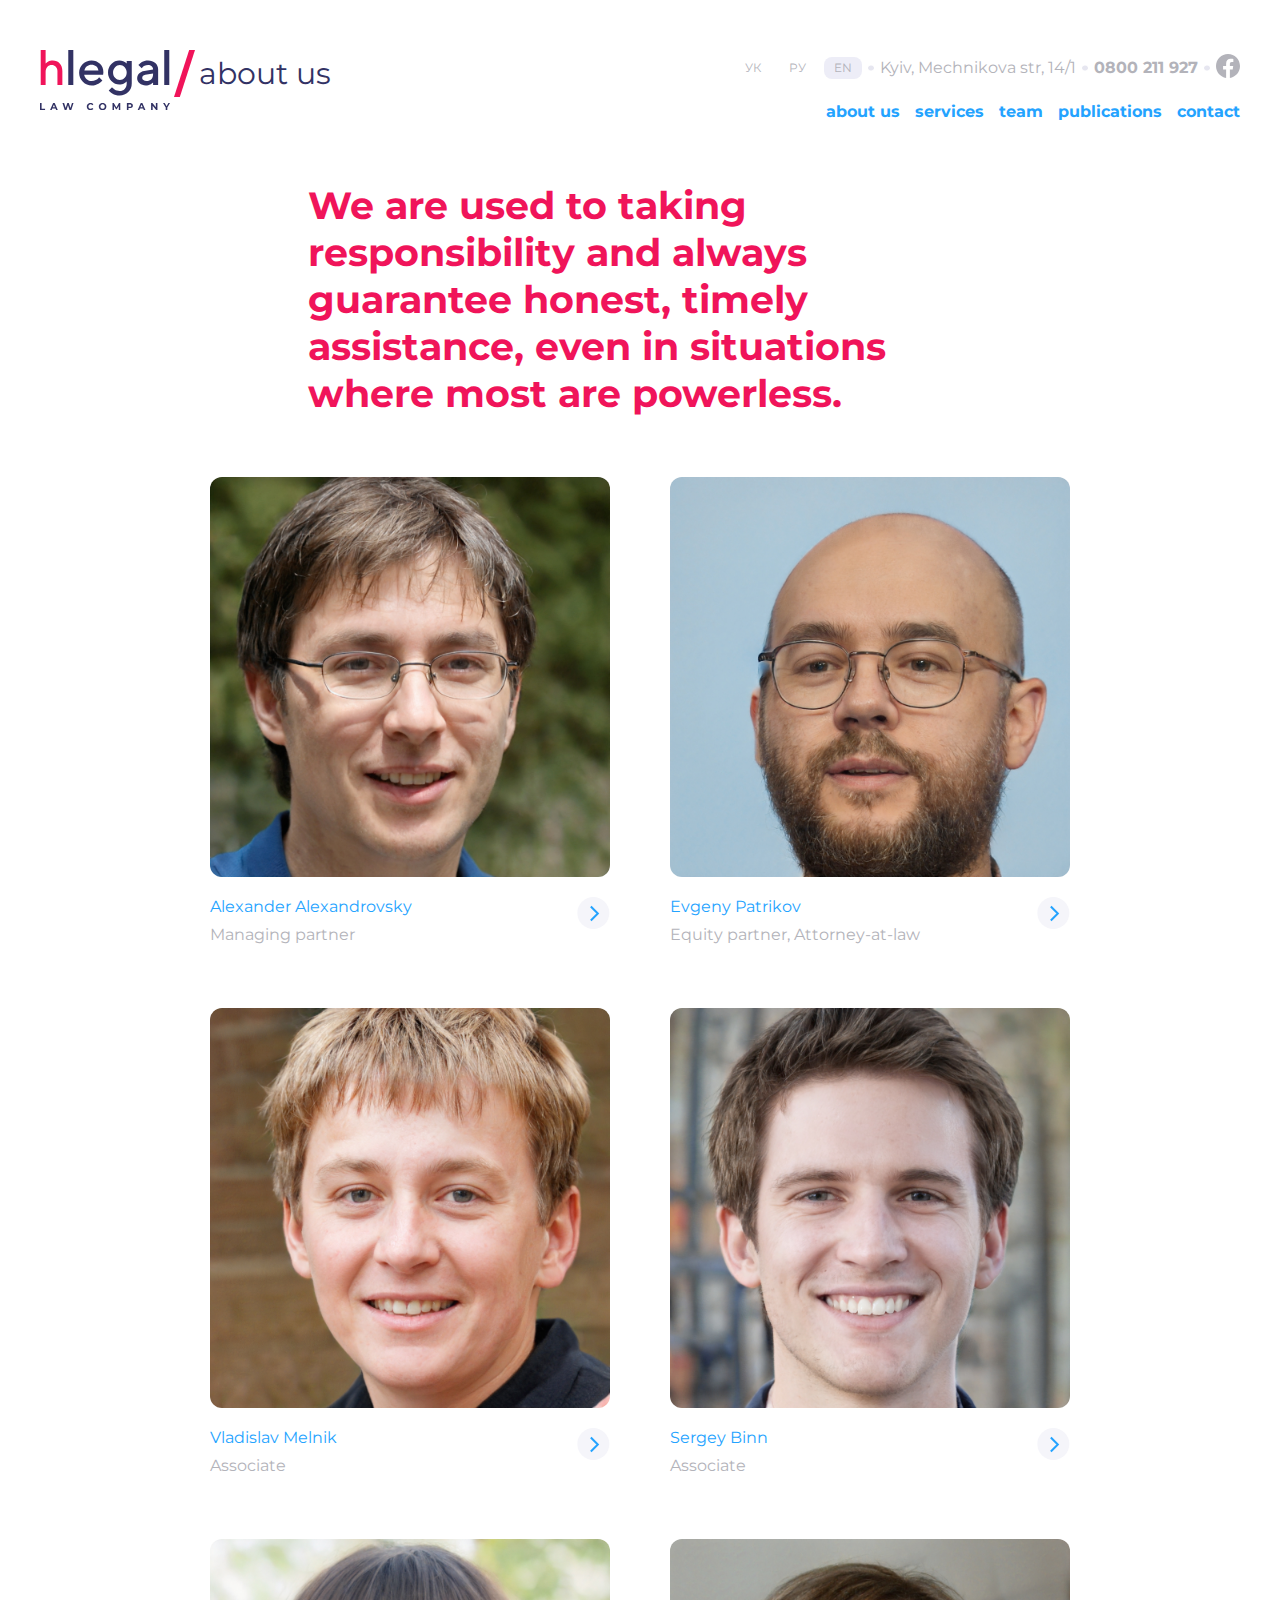
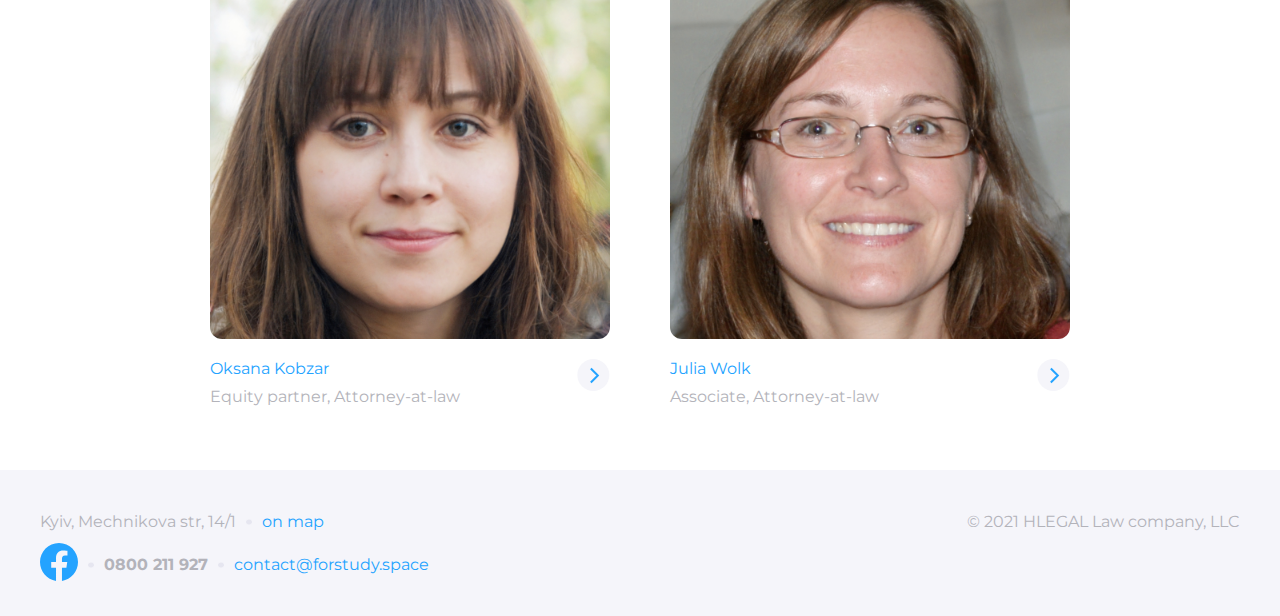
<file: index.html>
<!DOCTYPE html>
<html lang="en">

<head>
    <meta charset="UTF-8">
    <meta name="viewport" content="width=device-width, initial-scale=1.0">

    <link rel="stylesheet" href="css/reboot.css">
    <link rel="stylesheet" href="fonts/fonts.css">
    <link rel="stylesheet" href="css/style.min.css">
    <title>Homework_17</title>
</head>

<body>
    <header class="header">
        <div class="container">
            <div class="header_wrapper">
                <div class="header_wrapper_logo footer_flex">
                    <div class="header_wrapper_logo  ">
                        <a href="#" class="logo_box">
                            <img src="image/header_footer/logo.svg" alt="logo" class="logo">
                            <img src="image/header_footer/law_company.svg" alt="law_company" class="company_name">
                        </a>

                        <img src="image/header_footer/Slash.svg" alt="Slash" class="header_slash">
                        <a class="page_name">about us</a>
                    </div>
                    <div class="hamburger">
                        <svg width="32" height="32" viewBox="0 0 32 32" fill="none" xmlns="http://www.w3.org/2000/svg">
                            <path d="M7 10H25" stroke="#323264" stroke-width="2" />
                            <path d="M7 16H25" stroke="#323264" stroke-width="2" />
                            <path d="M7 22H25" stroke="#323264" stroke-width="2" />
                        </svg>
                    </div>
                </div>
                <div class="header_wrapper_contacts">
                    <form class="header_lang">
                        <label><input name="lang_item" type="radio" value="ua">
                            <span class="lang_switcher_item">УК</span></label>
                        <label><input name="lang_item" type="radio" value="ru">
                            <span class="lang_switcher_item">РУ</span></label>
                        <label><input name="lang_item" type="radio" value="en" checked>
                            <span class="lang_switcher_item">EN</span></label>
                    </form>
                    <img src="image/header_footer/Dot separator.png" alt="dot" class="dot">
                    <a href="https://www.google.com/maps/place/%D0%B2%D1%83%D0%BB%D0%B8%D1%86%D1%8F+%D0%9C%D0%B5%D1%87%D0%BD%D0%B8%D0%BA%D0%BE%D0%B2%D0%B0,+14%2F1,+%D0%9A%D0%B8%D1%97%D0%B2,+02000/@50.4216049,30.5485563,13.28z/data=!4m21!1m14!4m13!1m6!1m2!1s0x40d4cf07295b8e39:0x17b2112e2dc0e7a!2z0LLRg9C70LjRhtGPINCc0LXRh9C90LjQutC-0LLQsCwgMTQvMSwg0JrQuNGX0LIsIDAyMDAw!2m2!1d30.532705!2d50.436795!1m5!1m1!2s49.837230,+24.035886!2m2!1d24.035886!2d49.83723!3m5!1s0x40d4cf07295b8e39:0x17b2112e2dc0e7a!8m2!3d50.436795!4d30.532705!16s%2Fg%2F11c5mrd800?hl=uk-UK&entry=ttu"
                        class="header_str" target="_blank">Kyiv, Mechnikova str, 14/1</a>
                    <img src="image/header_footer/Dot separator.png" alt="dot" class="dot">
                    <a href="tel:0800211927" class="header_tel">0800 211 927</a>
                    <img src="image/header_footer/Dot separator.png" alt="dot" class="dot">
                    <a href="https://uk-ua.facebook.com/" class="facebook_header">
                        <svg width="24" height="24" viewBox="0 0 24 24" fill="none" xmlns="http://www.w3.org/2000/svg">
                            <g clip-path="url(#clip0_22721_6686)">
                                <path
                                    d="M24 12.0733C24 5.40541 18.6274 0 12 0C5.37258 0 0 5.40541 0 12.0733C0 18.0995 4.38823 23.0943 10.125 24V15.5633H7.07813V12.0733H10.125V9.41343C10.125 6.38755 11.9165 4.71615 14.6576 4.71615C15.9705 4.71615 17.3438 4.95195 17.3438 4.95195V7.92313H15.8306C14.3399 7.92313 13.875 8.85379 13.875 9.80857V12.0733H17.2031L16.6711 15.5633H13.875V24C19.6118 23.0943 24 18.0995 24 12.0733Z"
                                    fill="#B3B3BA" />
                            </g>
                            <defs>
                                <clipPath id="clip0_22721_6686">
                                    <rect width="24" height="24" fill="white" />
                                </clipPath>
                            </defs>
                        </svg>
                    </a>
                </div>

                <nav class="header_wrapper_nav">
                    <a href="#" class="nav_item">about us</a>
                    <a href="#" class="nav_item">services</a>
                    <a href="#" class="nav_item">team</a>
                    <a href="#" class="nav_item">publications</a>
                    <a href="#" class="nav_item">contact</a>
                </nav>
            </div>
        </div>
    </header>
    <section class="team">
        <div class="container">
            <h2 class="team_title">We are used to taking responsibility and always guarantee honest, timely assistance,
                even in situations where most are powerless.</h2>
            <div class="team_wrapper">
                <div class="team_card">
                    <a href="#"><img src="image/team/Team-1.jpg" alt="Alexandr" class="team_card_img"></a>
                    <div class="team_card_text_wrapper">
                        <div>
                            <a href="#" class="team_card_text_wrapper_name">Alexander Alexandrovsky</a>
                            <p class="team_card_text_wrapper_descr">Managing partner</p>
                        </div>
                        <div class="team_card_button">
                            <a href="#">
                                <svg width="33" height="32" viewBox="0 0 33 32" fill="none"
                                    xmlns="http://www.w3.org/2000/svg" class="card_arrow">
                                    <circle cx="16.3333" cy="16" r="16" fill="#F5F5FA" />
                                    <path d="M13.8333 23.5L20.8333 16.5L13.8333 9.5" stroke="#24A3FF"
                                        stroke-width="2" />
                                </svg>
                            </a>
                        </div>
                    </div>

                </div>
                <div class="team_card">
                    <a href="#"><img src="image/team/Team-2.jpg" alt="Alexandr" class="team_card_img"></a>
                    <div class="team_card_text_wrapper">
                        <div>
                            <a href="#" class="team_card_text_wrapper_name">Evgeny Patrikov</a>
                            <p class="team_card_text_wrapper_descr">Equity partner, Attorney-at-law</p>
                        </div>
                        <div class="team_card_button">
                            <a href="#">
                                <svg width="33" height="32" viewBox="0 0 33 32" fill="none"
                                    xmlns="http://www.w3.org/2000/svg" class="card_arrow">
                                    <circle cx="16.3333" cy="16" r="16" fill="#F5F5FA" />
                                    <path d="M13.8333 23.5L20.8333 16.5L13.8333 9.5" stroke="#24A3FF"
                                        stroke-width="2" />
                                </svg>
                            </a>
                        </div>
                    </div>

                </div>
                <div class="team_card">
                    <a href="#"><img src="image/team/Team-3.jpg" alt="Alexandr" class="team_card_img"></a>
                    <div class="team_card_text_wrapper">
                        <div>
                            <a href="#" class="team_card_text_wrapper_name">Vladislav Melnik</a>
                            <p class="team_card_text_wrapper_descr">Associate</p>
                        </div>
                        <div class="team_card_button">
                            <a href="#">
                                <svg width="33" height="32" viewBox="0 0 33 32" fill="none"
                                    xmlns="http://www.w3.org/2000/svg" class="card_arrow">
                                    <circle cx="16.3333" cy="16" r="16" fill="#F5F5FA" />
                                    <path d="M13.8333 23.5L20.8333 16.5L13.8333 9.5" stroke="#24A3FF"
                                        stroke-width="2" />
                                </svg>
                            </a>
                        </div>
                    </div>

                </div>
                <div class="team_card">
                    <a href="#"><img src="image/team/Team-4.jpg" alt="Alexandr" class="team_card_img"></a>
                    <div class="team_card_text_wrapper">
                        <div>
                            <a href="#" class="team_card_text_wrapper_name">Sergey Binn</a>
                            <p class="team_card_text_wrapper_descr">Associate</p>
                        </div>
                        <div class="team_card_button">
                            <a href="#">
                                <svg width="33" height="32" viewBox="0 0 33 32" fill="none"
                                    xmlns="http://www.w3.org/2000/svg" class="card_arrow">
                                    <circle cx="16.3333" cy="16" r="16" fill="#F5F5FA" />
                                    <path d="M13.8333 23.5L20.8333 16.5L13.8333 9.5" stroke="#24A3FF"
                                        stroke-width="2" />
                                </svg>
                            </a>
                        </div>
                    </div>

                </div>
                <div class="team_card">
                    <a href="#"><img src="image/team/Team-5.jpg" alt="Alexandr" class="team_card_img"></a>
                    <div class="team_card_text_wrapper">
                        <div>
                            <a href="#" class="team_card_text_wrapper_name">Oksana Kobzar</a>
                            <p class="team_card_text_wrapper_descr">Equity partner, Attorney-at-law</p>
                        </div>
                        <div class="team_card_button">
                            <a href="#">
                                <svg width="33" height="32" viewBox="0 0 33 32" fill="none"
                                    xmlns="http://www.w3.org/2000/svg" class="card_arrow">
                                    <circle cx="16.3333" cy="16" r="16" fill="#F5F5FA" />
                                    <path d="M13.8333 23.5L20.8333 16.5L13.8333 9.5" stroke="#24A3FF"
                                        stroke-width="2" />
                                </svg>
                            </a>
                        </div>
                    </div>

                </div>
                <div class="team_card">
                    <a href="#"><img src="image/team/Team-6.jpg" alt="Alexandr" class="team_card_img"></a>
                    <div class="team_card_text_wrapper">
                        <div>
                            <a href="#" class="team_card_text_wrapper_name">Julia Wolk</a>
                            <p class="team_card_text_wrapper_descr">Associate, Attorney-at-law</p>
                        </div>
                        <div class="team_card_button">
                            <a href="#">
                                <svg width="33" height="32" viewBox="0 0 33 32" fill="none"
                                    xmlns="http://www.w3.org/2000/svg" class="card_arrow">
                                    <circle cx="16.3333" cy="16" r="16" fill="#F5F5FA" />
                                    <path d="M13.8333 23.5L20.8333 16.5L13.8333 9.5" stroke="#24A3FF"
                                        stroke-width="2" />
                                </svg>
                            </a>
                        </div>
                    </div>

                </div>



            </div>

        </div>
        </div>
    </section>
    <footer class="footer">
        <div class="container">
            <footer class="footer_wrapper">
                <div class="footer_wrapper_map">
                    <a href="#" class="header_str" target="_blank">Kyiv, Mechnikova str, 14/1</a>
                    <img src="image/header_footer/Dot separator.png" alt="dot" class="dot">
                    <a href="https://www.google.com/maps/place/%D0%B2%D1%83%D0%BB%D0%B8%D1%86%D1%8F+%D0%9C%D0%B5%D1%87%D0%BD%D0%B8%D0%BA%D0%BE%D0%B2%D0%B0,+14%2F1,+%D0%9A%D0%B8%D1%97%D0%B2,+02000/@50.4216049,30.5485563,13.28z/data=!4m21!1m14!4m13!1m6!1m2!1s0x40d4cf07295b8e39:0x17b2112e2dc0e7a!2z0LLRg9C70LjRhtGPINCc0LXRh9C90LjQutC-0LLQsCwgMTQvMSwg0JrQuNGX0LIsIDAyMDAw!2m2!1d30.532705!2d50.436795!1m5!1m1!2s49.837230,+24.035886!2m2!1d24.035886!2d49.83723!3m5!1s0x40d4cf07295b8e39:0x17b2112e2dc0e7a!8m2!3d50.436795!4d30.532705!16s%2Fg%2F11c5mrd800?hl=uk-UK&entry=ttu"
                        class="on_map">on map</a>

                </div>
                <div class="footer_wrapper_tel">
                    <a href="https://uk-ua.facebook.com/" class="facebook_header">
                        <svg width="38" height="38" viewBox="0 0 38 38" fill="none" xmlns="http://www.w3.org/2000/svg">
                            <g clip-path="url(#clip0_22721_6812)">
                                <path
                                    d="M38 19.1161C38 8.55857 29.4934 0 19 0C8.50658 0 0 8.55857 0 19.1161C0 28.6575 6.94803 36.5659 16.0312 38V24.6419H11.207V19.1161H16.0312V14.9046C16.0312 10.1136 18.8678 7.46723 23.2078 7.46723C25.2866 7.46723 27.4609 7.84059 27.4609 7.84059V12.545H25.0651C22.7048 12.545 21.9688 14.0185 21.9688 15.5302V19.1161H27.2383L26.3959 24.6419H21.9688V38C31.052 36.5659 38 28.6575 38 19.1161Z"
                                    fill="#24A3FF" />
                            </g>
                            <defs>
                                <clipPath id="clip0_22721_6812">
                                    <rect width="38" height="38" fill="white" />
                                </clipPath>
                            </defs>
                        </svg>

                    </a>
                    <img src="image/header_footer/Dot separator.png" alt="dot" class="dot">
                    <a href="tel:0800211927" class="header_tel">0800 211 927</a>
                    <img src="image/header_footer/Dot separator.png" alt="dot" class="dot">
                    <a href="mailto:contact@forstudy.space" class="email">contact@forstudy.space</a>
                </div>
                <div class="footer_wrapper_cop">
                    <p class="rights header_str">© 2021 HLEGAL Law company, LLC</p>
                </div>
            </footer>
        </div>
    </footer>
</body>

</html>
</file>
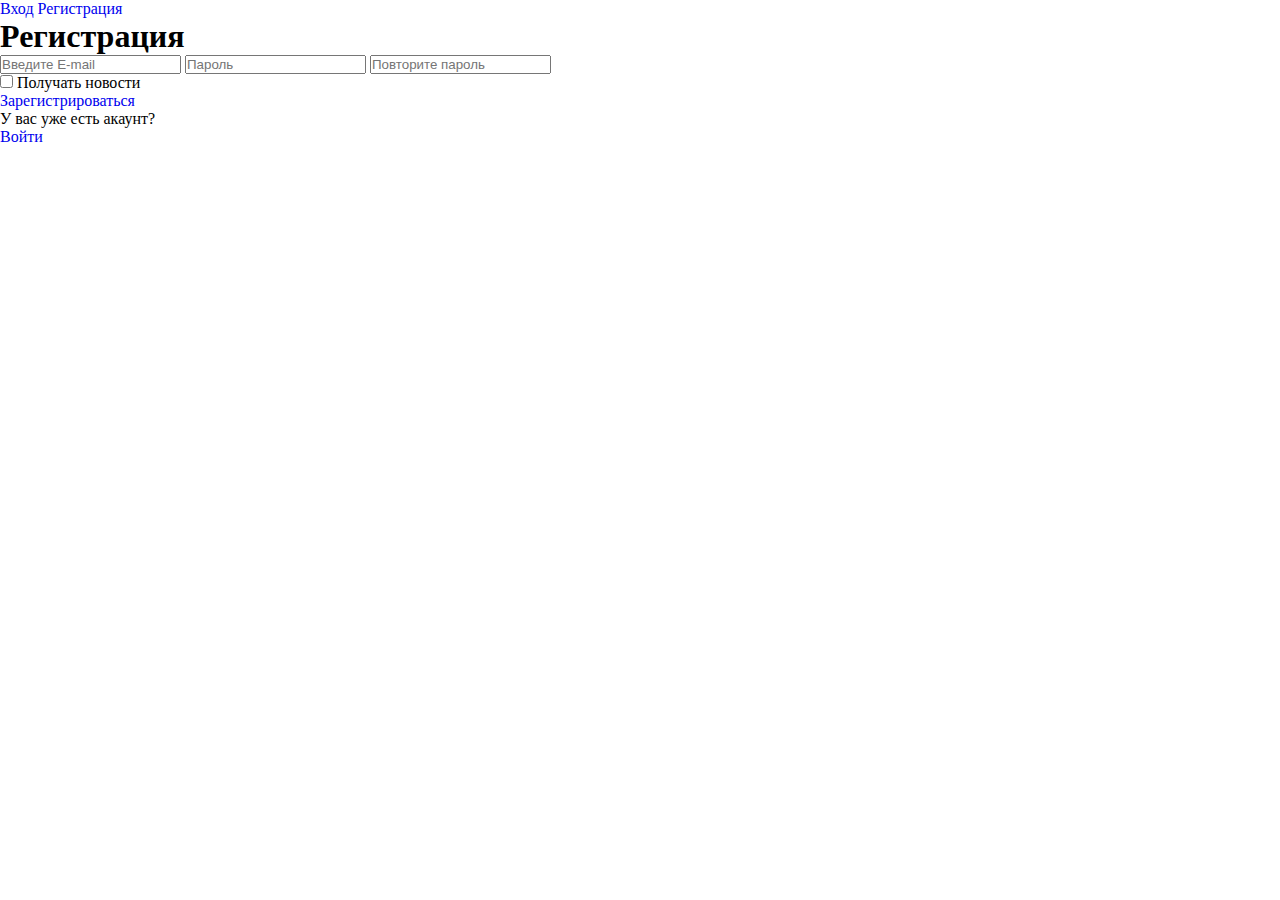
<file: registr.html>
<!DOCTYPE html>
<html lang="ru">

<head>
    <meta charset="UTF-8">
    <meta name="viewport" content="width=device-width, initial-scale=1.0">
    <link rel="stylesheet" href="fonts/stylesheet.css">
    <link rel="stylesheet" href="style/style.css">
    <title>Homework_13</title>
</head>

<body>
    <div class="container">
        <div class="form_wrapper">
            <div class="checkin_wrapper">
                <a href="index.html" class="checkin_links" id="bg-inherit">Вход</a>
                <a href="registr.html" class="checkin_links">Регистрация</a>
            </div>
            <h1 class="enter">Регистрация</h1>
            <form action="https://fom.in.ua/echo" class="main_login" method="post">
                <input type="email" placeholder="Введите E-mail" class="field" required>
                <input type="password" placeholder="Пароль" class="field" required>
                <input type="password" placeholder="Повторите пароль" class="field" required>
                <div class="second_lable">
                    <label class="checkbox_label center">
                        <input type="checkbox" required>
                        <span class="checkbox"></span>
                        Получать новости
                    </label>

                </div>

                <a href="#" class="btn">Зарегистрироваться</a>
                <div class="sub_reg">
                    <p>У вас уже есть акаунт?</p>
                    <a href="index.html" class="reg_link">Войти</a>
                </div>



            </form>
        </div>
    </div>

</body>

</html>
</file>
<file: css/reboot.css>
* {
  margin: 0;
  padding: 0;
  box-sizing: border-box;
}
a {
  text-decoration: none;
  color: #000;
}
</file>
<file: fonts/fonts.css>
@font-face {
  font-family: Montserrat-Bold;
  src: url(Montserrat-Bold.woff);
  src: url(Montserrat-Bold.woff2);
}

@font-face {
  font-family: Montserrat-Regular;
  src: url(Montserrat-Regular.woff);
  src: url(Montserrat-Regular.woff2);
}
</file>
<file: fonts/stylesheet.css>
@font-face {
    font-family: 'Roboto';
    src: url('Roboto-Regular.woff2') format('woff2'),
        url('Roboto-Regular.woff') format('woff');
    font-weight: normal;
    font-style: normal;
    font-display: swap;
}
</file>
<file: style/style.css>
* {
  margin: 0;
  padding: 0;
  box-sizing: border-box;
}
a {
  text-decoration: none;
}
li {
  list-style-type: none;
}
.relative {
  position: relative;
}
.nav {
  background-color: #333333;
  /* border-bottom: 8px solid #009eff; */
}
.nav_item {
  display: inline-block;
  color: #ffffff;
  padding: 20px;
  text-transform: uppercase;
  cursor: pointer;
}
.nav_item:hover {
  background-color: #009eff;
}
.dropdown {
  display: none;
  position: absolute;
  background-color: #009eff;
  z-index: 1;
  margin-top: 20px;
  left: 0px;
}
.dropdown_item {
  display: flex;
  justify-content: space-between;
  align-items: center;
  border: 2px solid #0084ef;
  padding: 20px;
  width: 210px;
}
.dropdown_item:last-child {
  border-top: none;
}
.nav_item:hover .dropdown {
  display: block;
}
.dropdown_item:hover {
  background-color: #00a9ff;
  position: relative;
}

.dropdown_item_wrapper {
  display: none;
  position: absolute;
  background-color: #009eff;
  left: 208px;
  top: -2px;
}
.dropdown_item:hover .dropdown_item_wrapper {
  display: block;
}
.plus {
  display: inline-block;
  position: relative;
  margin-left: 10px;
  width: 10px;
  height: 10px;
}
.plus::after {
  content: " ";
  position: absolute;
  display: block;
  background-color: #fff;
  height: 10px;
  width: 1px;
  margin-top: -5px;
  top: 50%;
  left: 5px;
  right: 5px;
  z-index: 9;
}
.plus::before {
  content: " ";
  position: absolute;
  display: block;
  background-color: #fff;
  width: 10px;
  height: 1px;
  margin-left: -5px;
  left: 52%;
  top: 50%;
  z-index: 9;
}
</file>
<file: css/style.min.css>
.header{padding-top:50px}.header_wrapper{display:grid;grid-template-rows:1fr 1fr;grid-template-columns:1fr 1fr}.header_wrapper_logo{grid-row-start:1;grid-row-end:3;display:-webkit-box;display:-ms-flexbox;display:flex;gap:4px}.header_wrapper_contacts{display:-webkit-box;display:-ms-flexbox;display:flex;-webkit-box-pack:end;-ms-flex-pack:end;justify-content:flex-end;-webkit-box-align:center;-ms-flex-align:center;align-items:center;gap:6px;grid-row-start:1;grid-row-end:2}.header_wrapper_nav{grid-row-start:2;grid-row-end:3;display:-webkit-box;display:-ms-flexbox;display:flex;-webkit-box-pack:end;-ms-flex-pack:end;justify-content:flex-end;gap:15px;margin-top:16px;font-family:Montserrat-Bold}.logo_box>img{display:block}.logo{width:130px;height:46.499px;margin-bottom:6.5px}.header_slash{width:21px;height:47px}.page_name{display:block;font-size:30px;color:#323264;font-family:Montserrat-Regular;cursor:pointer;height:-webkit-max-content;height:-moz-max-content;height:max-content;line-height:48px}.header_str{color:#b3b3ba}.nav_item{position:relative;font-family:Montserrat-Bold;-webkit-transition:all .35s ease;transition:all .35s ease}.nav_item::before{content:"";position:absolute;width:100%;height:2px;bottom:-3px;left:0;background-color:#f0145a;visibility:hidden;-webkit-transform:scaleX(0);transform:scaleX(0);-webkit-transition:all .3s ease-in-out 0s;transition:all .3s ease-in-out 0s}.nav_item:hover::before{visibility:visible;-webkit-transform:scaleX(1);transform:scaleX(1)}.header_tel{font-family:Montserrat-Bold;color:#b3b3ba}.facebook_header{display:block}.facebook_header:hover path{fill:#f0145a}.header_lang{gap:14px;position:relative;-webkit-box-align:center;-ms-flex-align:center;align-items:center}.header_lang input[type=radio]{opacity:0;width:0;height:0;-webkit-transform:translateX(27px);transform:translateX(27px)}.lang_switcher_item{display:inline-block;padding:10px;text-align:center;line-height:2px;color:#b3b3ba;cursor:pointer}.header_lang input[type=radio]:checked+.lang_switcher_item{background-color:#ededf7;color:#b3b3ba;border-radius:8px}.header_lang input[type=radio]:hover+.lang_switcher_item{background-color:#f0145a;border-radius:8px;color:#fff}.hamburger{display:none}.footer{background-color:#f5f5fa;padding:30px 0px}.footer_wrapper{display:grid;grid-template-rows:1fr 1fr;grid-template-columns:1fr 1fr}.footer_wrapper_map{grid-row-start:1;grid-row-end:2;display:-webkit-box;display:-ms-flexbox;display:flex;gap:10px;-webkit-box-align:center;-ms-flex-align:center;align-items:center}.footer_wrapper_tel{grid-row-start:2;grid-row-end:3;display:-webkit-box;display:-ms-flexbox;display:flex;-webkit-box-align:center;-ms-flex-align:center;align-items:center;gap:10px}.footer_wrapper_cop{grid-row-start:1;grid-row-end:2;display:-webkit-box;display:-ms-flexbox;display:flex;-webkit-box-pack:end;-ms-flex-pack:end;justify-content:flex-end;-webkit-box-align:center;-ms-flex-align:center;align-items:center}.team{padding:60px 0px 60px 0px}.team_title{font-size:38px;max-width:1360px;margin:0 auto;color:#f0145a}.team_wrapper{margin-top:60px;display:-webkit-box;display:-ms-flexbox;display:flex;gap:60px;-ms-flex-wrap:wrap;flex-wrap:wrap;-webkit-box-pack:center;-ms-flex-pack:center;justify-content:center}.team_card{max-width:493px}.team_card_img{width:100%;border-radius:12px}.team_card_img:hover .team_card_text_wrapper_name{color:#f0145a}.team_card_text_wrapper{margin-top:15px;display:-webkit-box;display:-ms-flexbox;display:flex;-webkit-box-pack:justify;-ms-flex-pack:justify;justify-content:space-between}.team_card_text_wrapper_descr{margin-top:5px;color:#b3b3ba}.team_card:hover .team_card_text_wrapper_name{color:#f0145a}.team_card:hover .card_arrow path{stroke:#f0145a}h1,h2,h3,h4{font-family:Montserrat-Bold;font-size:38px;font-style:normal;font-weight:700;line-height:normal}h2{font-size:30px}h3{font-size:22px}h4{font-size:14px}p{font-family:Montserrat-Regular;font-size:16px;font-style:normal;font-weight:400;line-height:26px}span{font-family:Montserrat-Regular;font-size:12px;font-style:normal;font-weight:400;line-height:26px}ul{font-family:Montserrat-Regular;font-size:18px;font-style:normal;font-weight:400;line-height:26px}ol{font-family:Montserrat-Regular;font-size:18px;font-style:normal;font-weight:400;line-height:26px}a{font-family:Montserrat-Regular;font-size:16px;font-style:normal;font-weight:400;line-height:20px;color:#24a3ff}a:hover{color:#f0145a}.dot{width:6px;height:6px}.container{max-width:1600px;margin:0 auto}@media(max-width: 1440px){.container{max-width:1320px}.team_title{max-width:1080px}.team_card{max-width:400px}}@media(max-width: 1320px){.container{max-width:1200px}.team_title{max-width:664px}.team_card{max-width:400px}}@media(max-width: 1024px){.container{max-width:904px}.team_title{max-width:664px}.team_card{max-width:261px}.header_wrapper{grid-template-columns:1fr 2fr}}@media(max-width: 768px){.container{max-width:648px}.team_title{max-width:648px}.team_card{max-width:294px}.header_wrapper{grid-template-columns:1fr;grid-template-rows:1fr 1fr 1fr;gap:30px}.header_wrapper_contacts{grid-row-start:1;grid-row-end:2;-webkit-box-pack:start;-ms-flex-pack:start;justify-content:flex-start}.header_wrapper_logo{grid-row-start:2;grid-row-end:3}.header_wrapper_nav{grid-row-start:3;grid-row-end:4;-webkit-box-pack:start;-ms-flex-pack:start;justify-content:flex-start}.footer_wrapper{grid-template-rows:1fr 1fr 1fr;grid-template-columns:1fr;gap:21px}.footer_wrapper_cop{grid-row-start:3;grid-row-end:4;-webkit-box-pack:start;-ms-flex-pack:start;justify-content:flex-start}}@media(max-width: 375px){.header .container{margin:0px}.dot{display:none}.header{padding-top:0px}.header_wrapper{gap:0px}.header_wrapper_logo{max-height:32px;gap:0px}.logo{max-height:32px;margin-bottom:3.4px;width:-webkit-max-content;width:-moz-max-content;width:max-content;display:grid}.footer_flex{display:-webkit-box;display:-ms-flexbox;display:flex;-webkit-box-pack:justify;-ms-flex-pack:justify;justify-content:space-between;padding:0px 15px}.hamburger{display:block;cursor:pointer}.hamburger:hover{background-color:#f5f5fa;border-radius:8px}.company_name{max-height:4px;margin:0 auto}.header_slash{max-height:26px}.page_name{font-size:20px;line-height:20px}.team_title{max-width:315px;font-size:30px}.team_card{max-width:315px}.header_wrapper{grid-template-columns:1fr;grid-template-rows:1fr 1fr;gap:15px}.header_wrapper .header_str{display:none}.header_wrapper_nav{display:none}.header_wrapper_contacts{-webkit-box-pack:justify;-ms-flex-pack:justify;justify-content:space-between;padding:10px 15px;background-color:#f5f5fa}.facebook_header{display:none}.header_str{display:none}.footer{padding:30px 30px}.footer_wrapper{grid-template-columns:1fr;grid-template-rows:auto auto auto;gap:0px;height:-webkit-max-content;height:-moz-max-content;height:max-content}.footer_wrapper_map{display:grid;gap:10px;height:-webkit-max-content;height:-moz-max-content;height:max-content}.header_str{grid-row-start:1;grid-row-end:2;display:block;margin:0 auto}.on_map{grid-row-start:2;grid-row-end:3;text-align:center}.footer_wrapper_tel{display:grid;gap:10px;margin-top:20px}.footer_wrapper_tel .facebook_header{display:block;margin:0 auto}.footer_wrapper_tel .header_tel{text-align:center}.footer_wrapper_tel .email{text-align:center}.rights{margin-top:30px}}/*# sourceMappingURL=style.min.css.map */
</file>
